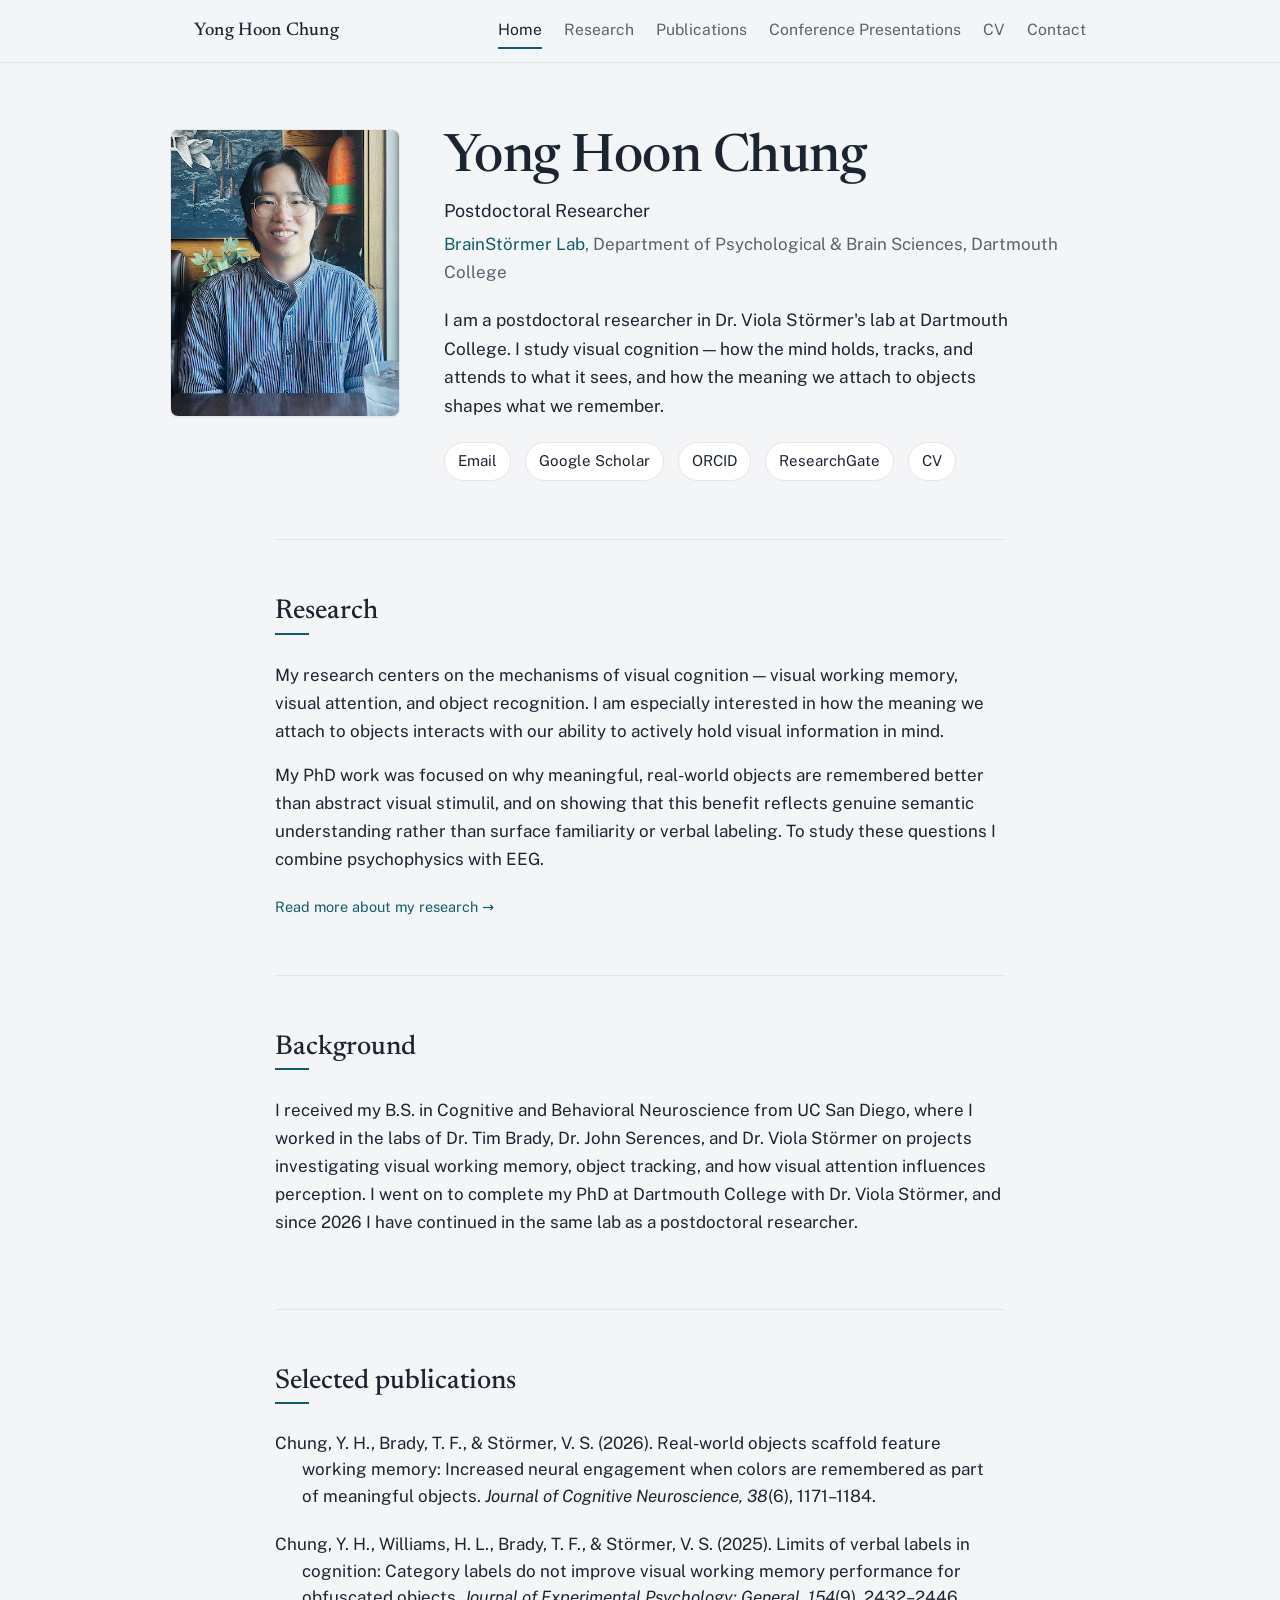
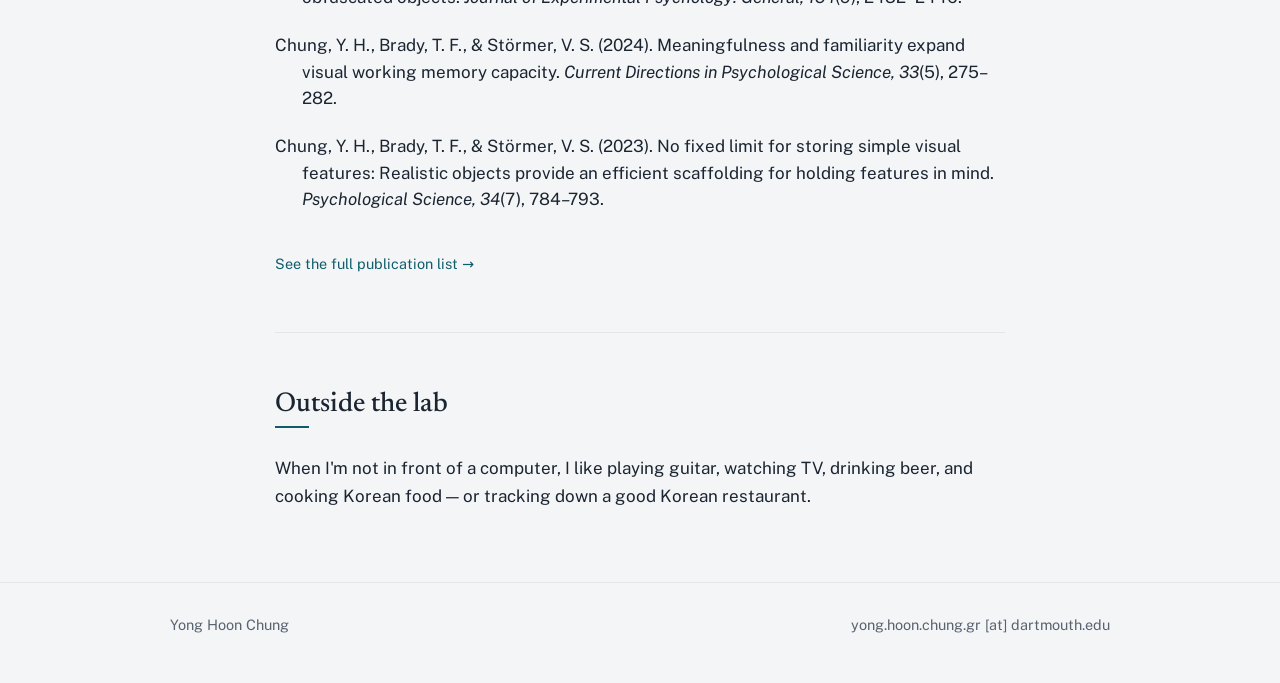
<file: index.html>
<!DOCTYPE html>
<html lang="en">
<head>
<meta charset="utf-8">
<meta name="viewport" content="width=device-width, initial-scale=1">
<title>Yong Hoon Chung</title>
<meta name="description" content="Yong Hoon Chung — cognitive neuroscientist studying visual working memory, attention, and object recognition.">
<link rel="preconnect" href="https://fonts.googleapis.com">
<link rel="preconnect" href="https://fonts.gstatic.com" crossorigin>
<link href="https://fonts.googleapis.com/css2?family=Newsreader:opsz,wght@6..72,400;6..72,500&family=Public+Sans:wght@400;600;700&display=swap" rel="stylesheet">
<link rel="stylesheet" href="style.css">
</head>
<body>

<nav class="nav">
  <div class="nav-inner">
    <a class="nav-name" href="index.html">Yong Hoon Chung</a>
    <div class="nav-links">
      <a href="index.html" class="active">Home</a>
      <a href="research.html">Research</a>
      <a href="publications.html">Publications</a>
      <a href="talks.html">Conference Presentations</a>
      <a href="cv.html">CV</a>
      <a href="contact.html">Contact</a>
    </div>
  </div>
</nav>

<main>
  <section class="hero wrap">
    <div class="hero-grid">
      <img class="headshot" src="assets/headshot2.jpg" alt="Yong Hoon Chung">
      <div>
        <h1>Yong Hoon Chung</h1>
        <p class="role">Postdoctoral Researcher</p>
        <p class="affil"><a href="https://sites.dartmouth.edu/stoermerlab/" target="_blank" rel="noopener">BrainStörmer Lab</a>, Department of Psychological &amp; Brain Sciences, Dartmouth College</p>
        <p class="lede">I am a postdoctoral researcher in Dr. Viola Störmer's lab at Dartmouth College. I study visual cognition — how the mind holds, tracks, and attends to what it sees, and how the meaning we attach to objects shapes what we remember.</p>
        <ul class="linkrow">
          <li><a href="mailto:yong.hoon.chung.gr@dartmouth.edu">Email</a></li>
          <li><a href="https://scholar.google.com/citations?user=6flhQaIAAAAJ&amp;hl=en" target="_blank" rel="noopener">Google Scholar</a></li>
          <li><a href="https://orcid.org/0009-0005-3943-7845" target="_blank" rel="noopener">ORCID</a></li>
          <li><a href="https://www.researchgate.net/profile/Yong-Hoon-Chung" target="_blank" rel="noopener">ResearchGate</a></li>
          <li><a href="cv.html">CV</a></li>
        </ul>
      </div>
    </div>
  </section>

  <section class="read">
    <h2>Research</h2>
    <hr class="section-rule">
    <p>My research centers on the mechanisms of visual cognition — visual working memory, visual attention, and object recognition. I am especially interested in how the meaning we attach to objects interacts with our ability to actively hold visual information in mind.</p>
    <p>My PhD work was focused on why meaningful, real-world objects are remembered better than abstract visual stimulil, and on showing that this benefit reflects genuine semantic understanding rather than surface familiarity or verbal labeling. To study these questions I combine psychophysics with EEG.</p>
    <p class="note"><a href="research.html">Read more about my research →</a></p>
  </section>

  <section class="read">
    <h2>Background</h2>
    <hr class="section-rule">
    <p>I received my B.S. in Cognitive and Behavioral Neuroscience from UC San Diego, where I worked in the labs of Dr. Tim Brady, Dr. John Serences, and Dr. Viola Störmer on projects investigating visual working memory, object tracking, and how visual attention influences perception. I went on to complete my PhD at Dartmouth College with Dr. Viola Störmer, and since 2026 I have continued in the same lab as a postdoctoral researcher.</p>
  </section>

  <section class="read">
    <h2>Selected publications</h2>
    <hr class="section-rule">
    <ul class="reflist nobold">
      <li><span class="me">Chung, Y. H.</span>, Brady, T. F., &amp; Störmer, V. S. (2026). Real-world objects scaffold feature working memory: Increased neural engagement when colors are remembered as part of meaningful objects. <span class="venue">Journal of Cognitive Neuroscience, 38</span>(6), 1171–1184.</li>
      <li><span class="me">Chung, Y. H.</span>, Williams, H. L., Brady, T. F., &amp; Störmer, V. S. (2025). Limits of verbal labels in cognition: Category labels do not improve visual working memory performance for obfuscated objects. <span class="venue">Journal of Experimental Psychology: General, 154</span>(9), 2432–2446.</li>
      <li><span class="me">Chung, Y. H.</span>, Brady, T. F., &amp; Störmer, V. S. (2024). Meaningfulness and familiarity expand visual working memory capacity. <span class="venue">Current Directions in Psychological Science, 33</span>(5), 275–282.</li>
      <li><span class="me">Chung, Y. H.</span>, Brady, T. F., &amp; Störmer, V. S. (2023). No fixed limit for storing simple visual features: Realistic objects provide an efficient scaffolding for holding features in mind. <span class="venue">Psychological Science, 34</span>(7), 784–793.</li>
    </ul>
    <p class="note"><a href="publications.html">See the full publication list →</a></p>
  </section>

  <section class="read">
    <h2>Outside the lab</h2>
    <hr class="section-rule">
    <p>When I'm not in front of a computer, I like playing guitar, watching TV, drinking beer, and cooking Korean food — or tracking down a good Korean restaurant.</p>
  </section>
</main>

<footer class="foot">
  <div class="wrap">
    <span>Yong Hoon Chung</span>
    <span>yong.hoon.chung.gr [at] dartmouth.edu</span>
  </div>
</footer>

</body>
</html>
</file>
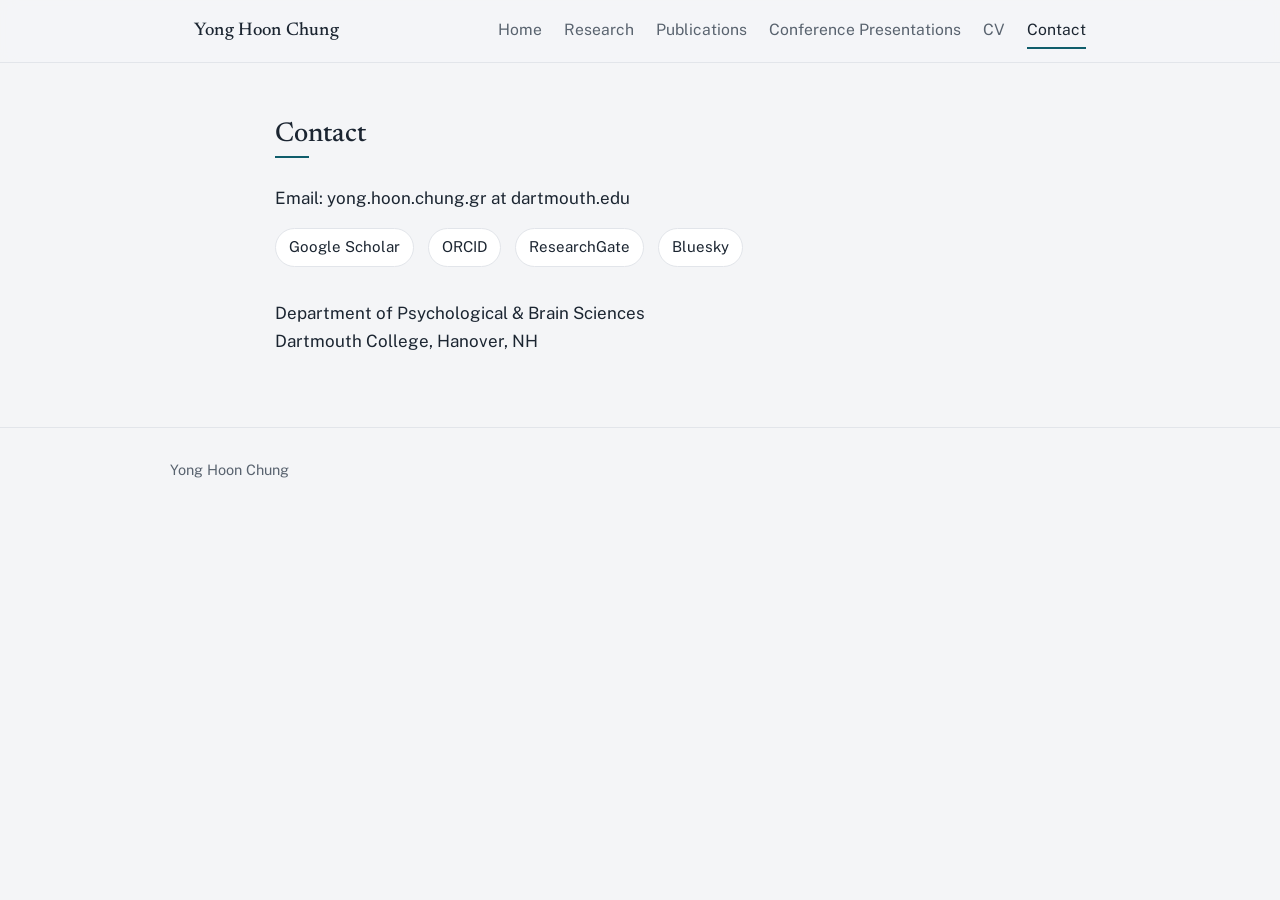
<file: contact.html>
<!DOCTYPE html>
<html lang="en">
<head>
<meta charset="utf-8">
<meta name="viewport" content="width=device-width, initial-scale=1">
<title>Contact — Yong Hoon Chung</title>
<meta name="description" content="Contact and profiles for Yong Hoon Chung.">
<link rel="preconnect" href="https://fonts.googleapis.com">
<link rel="preconnect" href="https://fonts.gstatic.com" crossorigin>
<link href="https://fonts.googleapis.com/css2?family=Newsreader:opsz,wght@6..72,400;6..72,500&family=Public+Sans:wght@400;600;700&display=swap" rel="stylesheet">
<link rel="stylesheet" href="style.css">
</head>
<body>

<nav class="nav">
  <div class="nav-inner">
    <a class="nav-name" href="index.html">Yong Hoon Chung</a>
    <div class="nav-links">
      <a href="index.html">Home</a>
      <a href="research.html">Research</a>
      <a href="publications.html">Publications</a>
      <a href="talks.html">Conference Presentations</a>
      <a href="cv.html">CV</a>
      <a href="contact.html" class="active">Contact</a>
    </div>
  </div>
</nav>

<main>
  <section class="read">
    <h2>Contact</h2>
    <hr class="section-rule">
      <p>Email: yong.hoon.chung.gr at dartmouth.edu</p>

    <ul class="linkrow" style="margin-top:10px;">
      <li><a href="https://scholar.google.com/citations?user=6flhQaIAAAAJ&amp;hl=en" target="_blank" rel="noopener">Google Scholar</a></li>
      <li><a href="https://orcid.org/0009-0005-3943-7845" target="_blank" rel="noopener">ORCID</a></li>
      <li><a href="https://www.researchgate.net/profile/Yong-Hoon-Chung" target="_blank" rel="noopener">ResearchGate</a></li>
      <li><a href="https://bsky.app/profile/yonghoonchung.bsky.social" target="_blank" rel="noopener">Bluesky</a></li>
    </ul>

    <p style="margin-top:32px;">Department of Psychological &amp; Brain Sciences<br>
      Dartmouth College, Hanover, NH</p>
  </section>
</main>

<footer class="foot">
  <div class="wrap">
    <span>Yong Hoon Chung</span>
  </div>
</footer>

</body>
</html>
</file>
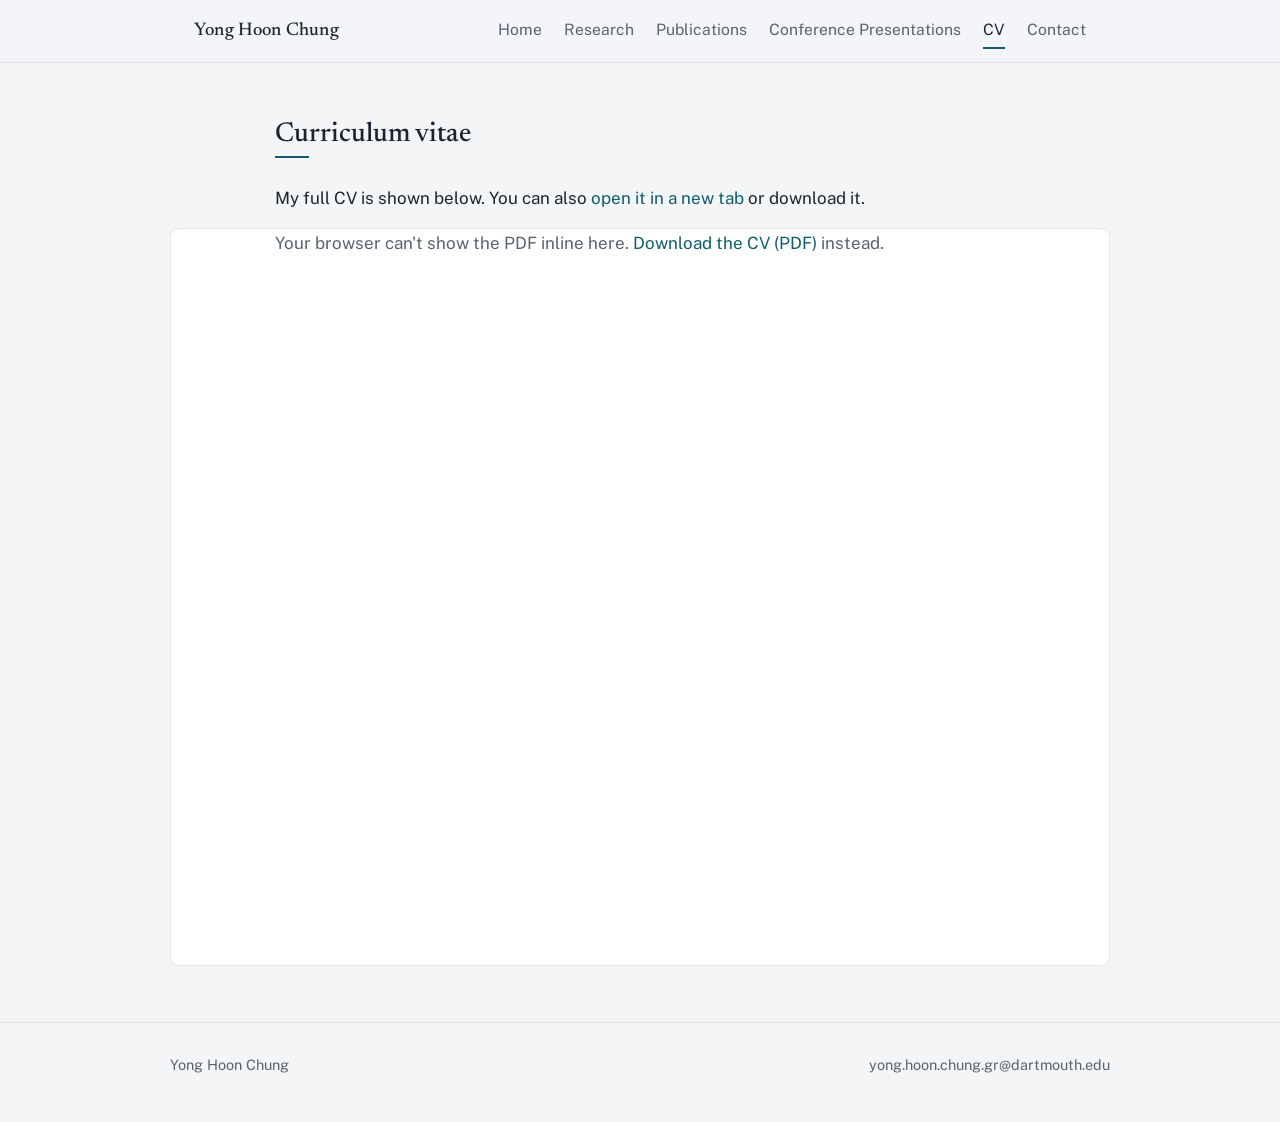
<file: cv.html>
<!DOCTYPE html>
<html lang="en">
<head>
<meta charset="utf-8">
<meta name="viewport" content="width=device-width, initial-scale=1">
<title>CV — Yong Hoon Chung</title>
<meta name="description" content="Curriculum vitae of Yong Hoon Chung.">
<link rel="preconnect" href="https://fonts.googleapis.com">
<link rel="preconnect" href="https://fonts.gstatic.com" crossorigin>
<link href="https://fonts.googleapis.com/css2?family=Newsreader:opsz,wght@6..72,400;6..72,500&family=Public+Sans:wght@400;600;700&display=swap" rel="stylesheet">
<link rel="stylesheet" href="style.css">
</head>
<body>

<nav class="nav">
  <div class="nav-inner">
    <a class="nav-name" href="index.html">Yong Hoon Chung</a>
    <div class="nav-links">
      <a href="index.html">Home</a>
      <a href="research.html">Research</a>
      <a href="publications.html">Publications</a>
      <a href="talks.html">Conference Presentations</a>
      <a href="cv.html" class="active">CV</a>
      <a href="contact.html">Contact</a>
    </div>
  </div>
</nav>

<main>
  <section class="wrap">
    <div class="read">
      <h2>Curriculum vitae</h2>
      <hr class="section-rule">
      <p>My full CV is shown below. You can also <a href="CV_Chung.pdf" target="_blank" rel="noopener">open it in a new tab</a> or download it.</p>
    </div>
    <object class="pdf-frame" data="CV_Chung.pdf" type="application/pdf">
      <div class="read">
        <p class="muted">Your browser can't show the PDF inline here. <a href="CV_Chung.pdf">Download the CV (PDF)</a> instead.</p>
      </div>
    </object>
  </section>
</main>

<footer class="foot">
  <div class="wrap">
    <span>Yong Hoon Chung</span>
    <span><a href="mailto:yong.hoon.chung.gr@dartmouth.edu">yong.hoon.chung.gr@dartmouth.edu</a></span>
  </div>
</footer>

</body>
</html>
</file>
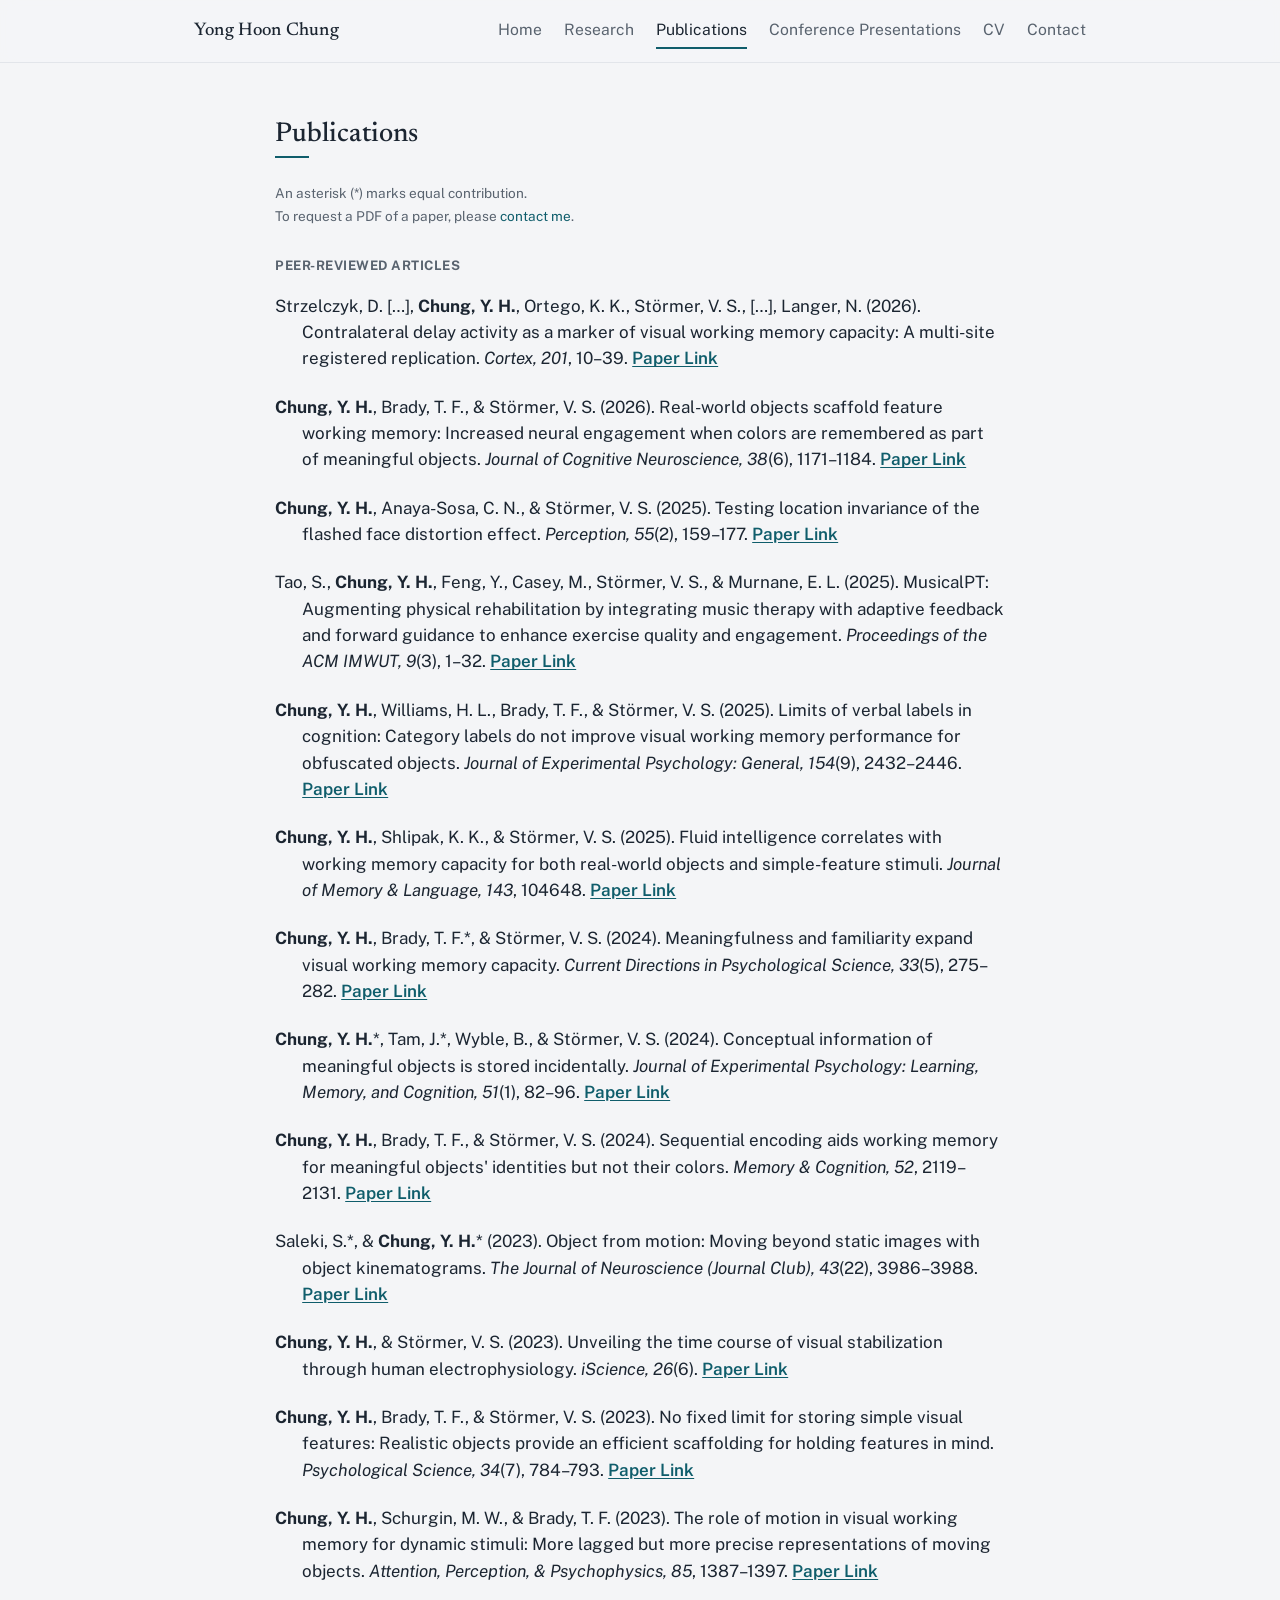
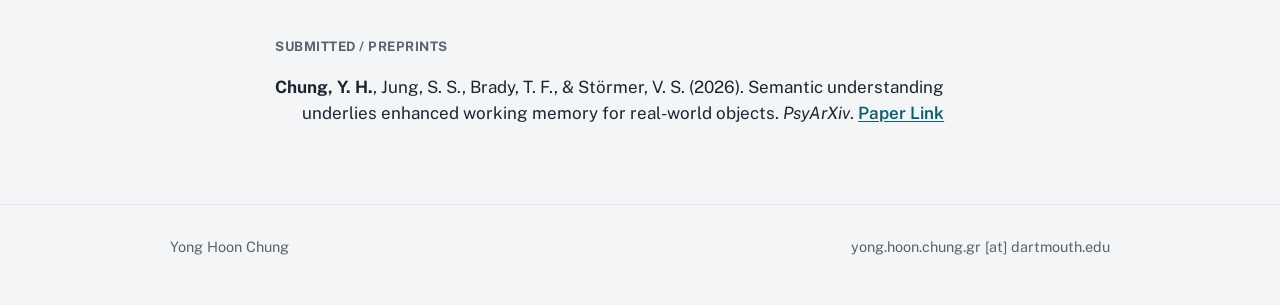
<file: publications.html>
<!DOCTYPE html>
<html lang="en">
<head>
<meta charset="utf-8">
<meta name="viewport" content="width=device-width, initial-scale=1">
<title>Publications — Yong Hoon Chung</title>
<meta name="description" content="Peer-reviewed publications, preprints, and manuscripts by Yong Hoon Chung.">
<link rel="preconnect" href="https://fonts.googleapis.com">
<link rel="preconnect" href="https://fonts.gstatic.com" crossorigin>
<link href="https://fonts.googleapis.com/css2?family=Newsreader:opsz,wght@6..72,400;6..72,500&family=Public+Sans:wght@400;600;700&display=swap" rel="stylesheet">
<link rel="stylesheet" href="style.css">
</head>
<body>

<nav class="nav">
  <div class="nav-inner">
    <a class="nav-name" href="index.html">Yong Hoon Chung</a>
    <div class="nav-links">
      <a href="index.html">Home</a>
      <a href="research.html">Research</a>
      <a href="publications.html" class="active">Publications</a>
      <a href="talks.html">Conference Presentations</a>
      <a href="cv.html">CV</a>
      <a href="contact.html">Contact</a>
    </div>
  </div>
</nav>

<main>
  <section class="read">
    <h2>Publications</h2>
    <hr class="section-rule">
    <div class="pub-meta">
      <p class="muted">An asterisk (*) marks equal contribution.</p>
      <p class="muted">To request a PDF of a paper, please <a href="contact.html">contact me</a>.</p>
    </div>

    <p class="subhead">Peer-reviewed articles</p>
    <ul class="reflist">
      <li>Strzelczyk, D. […], <span class="me">Chung, Y. H.</span>, Ortego, K. K., Störmer, V. S., […], Langer, N. (2026). Contralateral delay activity as a marker of visual working memory capacity: A multi-site registered replication. <span class="venue">Cortex, 201</span>, 10–39. <a class="reslink" href="https://www.sciencedirect.com/science/article/pii/S0010945226001139" target="_blank" rel="noopener">Paper Link</a></li>

      <li><span class="me">Chung, Y. H.</span>, Brady, T. F., &amp; Störmer, V. S. (2026). Real-world objects scaffold feature working memory: Increased neural engagement when colors are remembered as part of meaningful objects. <span class="venue">Journal of Cognitive Neuroscience, 38</span>(6), 1171–1184. <a class="reslink" href="https://direct.mit.edu/jocn/article/38/6/1171/134802/Real-world-Objects-Scaffold-Visual-Working-Memory" target="_blank" rel="noopener">Paper Link</a></li>

      <li><span class="me">Chung, Y. H.</span>, Anaya-Sosa, C. N., &amp; Störmer, V. S. (2025). Testing location invariance of the flashed face distortion effect. <span class="venue">Perception, 55</span>(2), 159–177. <a class="reslink" href="https://journals.sagepub.com/doi/full/10.1177/03010066251379949" target="_blank" rel="noopener">Paper Link</a></li>

      <li>Tao, S., <span class="me">Chung, Y. H.</span>, Feng, Y., Casey, M., Störmer, V. S., &amp; Murnane, E. L. (2025). MusicalPT: Augmenting physical rehabilitation by integrating music therapy with adaptive feedback and forward guidance to enhance exercise quality and engagement. <span class="venue">Proceedings of the ACM IMWUT, 9</span>(3), 1–32. <a class="reslink" href="https://dl.acm.org/doi/abs/10.1145/3749461" target="_blank" rel="noopener">Paper Link</a></li>

      <li><span class="me">Chung, Y. H.</span>, Williams, H. L., Brady, T. F., &amp; Störmer, V. S. (2025). Limits of verbal labels in cognition: Category labels do not improve visual working memory performance for obfuscated objects. <span class="venue">Journal of Experimental Psychology: General, 154</span>(9), 2432–2446. <a class="reslink" href="https://psycnet.apa.org/record/2026-34912-001" target="_blank" rel="noopener">Paper Link</a></li>

      <li><span class="me">Chung, Y. H.</span>, Shlipak, K. K., &amp; Störmer, V. S. (2025). Fluid intelligence correlates with working memory capacity for both real-world objects and simple-feature stimuli. <span class="venue">Journal of Memory &amp; Language, 143</span>, 104648. <a class="reslink" href="https://www.sciencedirect.com/science/article/pii/S0749596X25000415" target="_blank" rel="noopener">Paper Link</a></li>

      <li><span class="me">Chung, Y. H.</span>, Brady, T. F.*, &amp; Störmer, V. S. (2024). Meaningfulness and familiarity expand visual working memory capacity. <span class="venue">Current Directions in Psychological Science, 33</span>(5), 275–282. <a class="reslink" href="https://journals.sagepub.com/doi/full/10.1177/09637214241262334" target="_blank" rel="noopener">Paper Link</a></li>

      <li><span class="me">Chung, Y. H.</span>*, Tam, J.*, Wyble, B., &amp; Störmer, V. S. (2024). Conceptual information of meaningful objects is stored incidentally. <span class="venue">Journal of Experimental Psychology: Learning, Memory, and Cognition, 51</span>(1), 82–96. <a class="reslink" href="https://psycnet.apa.org/record/2024-71451-001" target="_blank" rel="noopener">Paper Link</a></li>

      <li><span class="me">Chung, Y. H.</span>, Brady, T. F., &amp; Störmer, V. S. (2024). Sequential encoding aids working memory for meaningful objects' identities but not their colors. <span class="venue">Memory &amp; Cognition, 52</span>, 2119–2131. <a class="reslink" href="https://link.springer.com/article/10.3758/s13421-023-01486-4" target="_blank" rel="noopener">Paper Link</a></li>

      <li>Saleki, S.*, &amp; <span class="me">Chung, Y. H.</span>* (2023). Object from motion: Moving beyond static images with object kinematograms. <span class="venue">The Journal of Neuroscience (Journal Club), 43</span>(22), 3986–3988. <a class="reslink" href="https://www.jneurosci.org/content/43/22/3986" target="_blank" rel="noopener">Paper Link</a></li>

      <li><span class="me">Chung, Y. H.</span>, &amp; Störmer, V. S. (2023). Unveiling the time course of visual stabilization through human electrophysiology. <span class="venue">iScience, 26</span>(6). <a class="reslink" href="https://www.cell.com/iscience/fulltext/S2589-0042(23)00877-5" target="_blank" rel="noopener">Paper Link</a></li>

      <li><span class="me">Chung, Y. H.</span>, Brady, T. F., &amp; Störmer, V. S. (2023). No fixed limit for storing simple visual features: Realistic objects provide an efficient scaffolding for holding features in mind. <span class="venue">Psychological Science, 34</span>(7), 784–793. <a class="reslink" href="https://journals.sagepub.com/doi/full/10.1177/09567976231171339" target="_blank" rel="noopener">Paper Link</a></li>

      <li><span class="me">Chung, Y. H.</span>, Schurgin, M. W., &amp; Brady, T. F. (2023). The role of motion in visual working memory for dynamic stimuli: More lagged but more precise representations of moving objects. <span class="venue">Attention, Perception, &amp; Psychophysics, 85</span>, 1387–1397. <a class="reslink" href="https://link.springer.com/article/10.3758/s13414-022-02635-8" target="_blank" rel="noopener">Paper Link</a></li>
    </ul>

    <p class="subhead">Submitted / Preprints</p>
    <ul class="reflist">
      <li><span class="me">Chung, Y. H.</span>, Jung, S. S., Brady, T. F., &amp; Störmer, V. S. (2026). Semantic understanding underlies enhanced working memory for real-world objects. <span class="venue">PsyArXiv</span>. <a class="reslink" href="https://osf.io/preprints/psyarxiv/45qjn_v1" target="_blank" rel="noopener">Paper Link</a></li>
    </ul>
  </section>
</main>

<footer class="foot">
  <div class="wrap">
    <span>Yong Hoon Chung</span>
    <span>yong.hoon.chung.gr [at] dartmouth.edu</span>
  </div>
</footer>

</body>
</html>
</file>
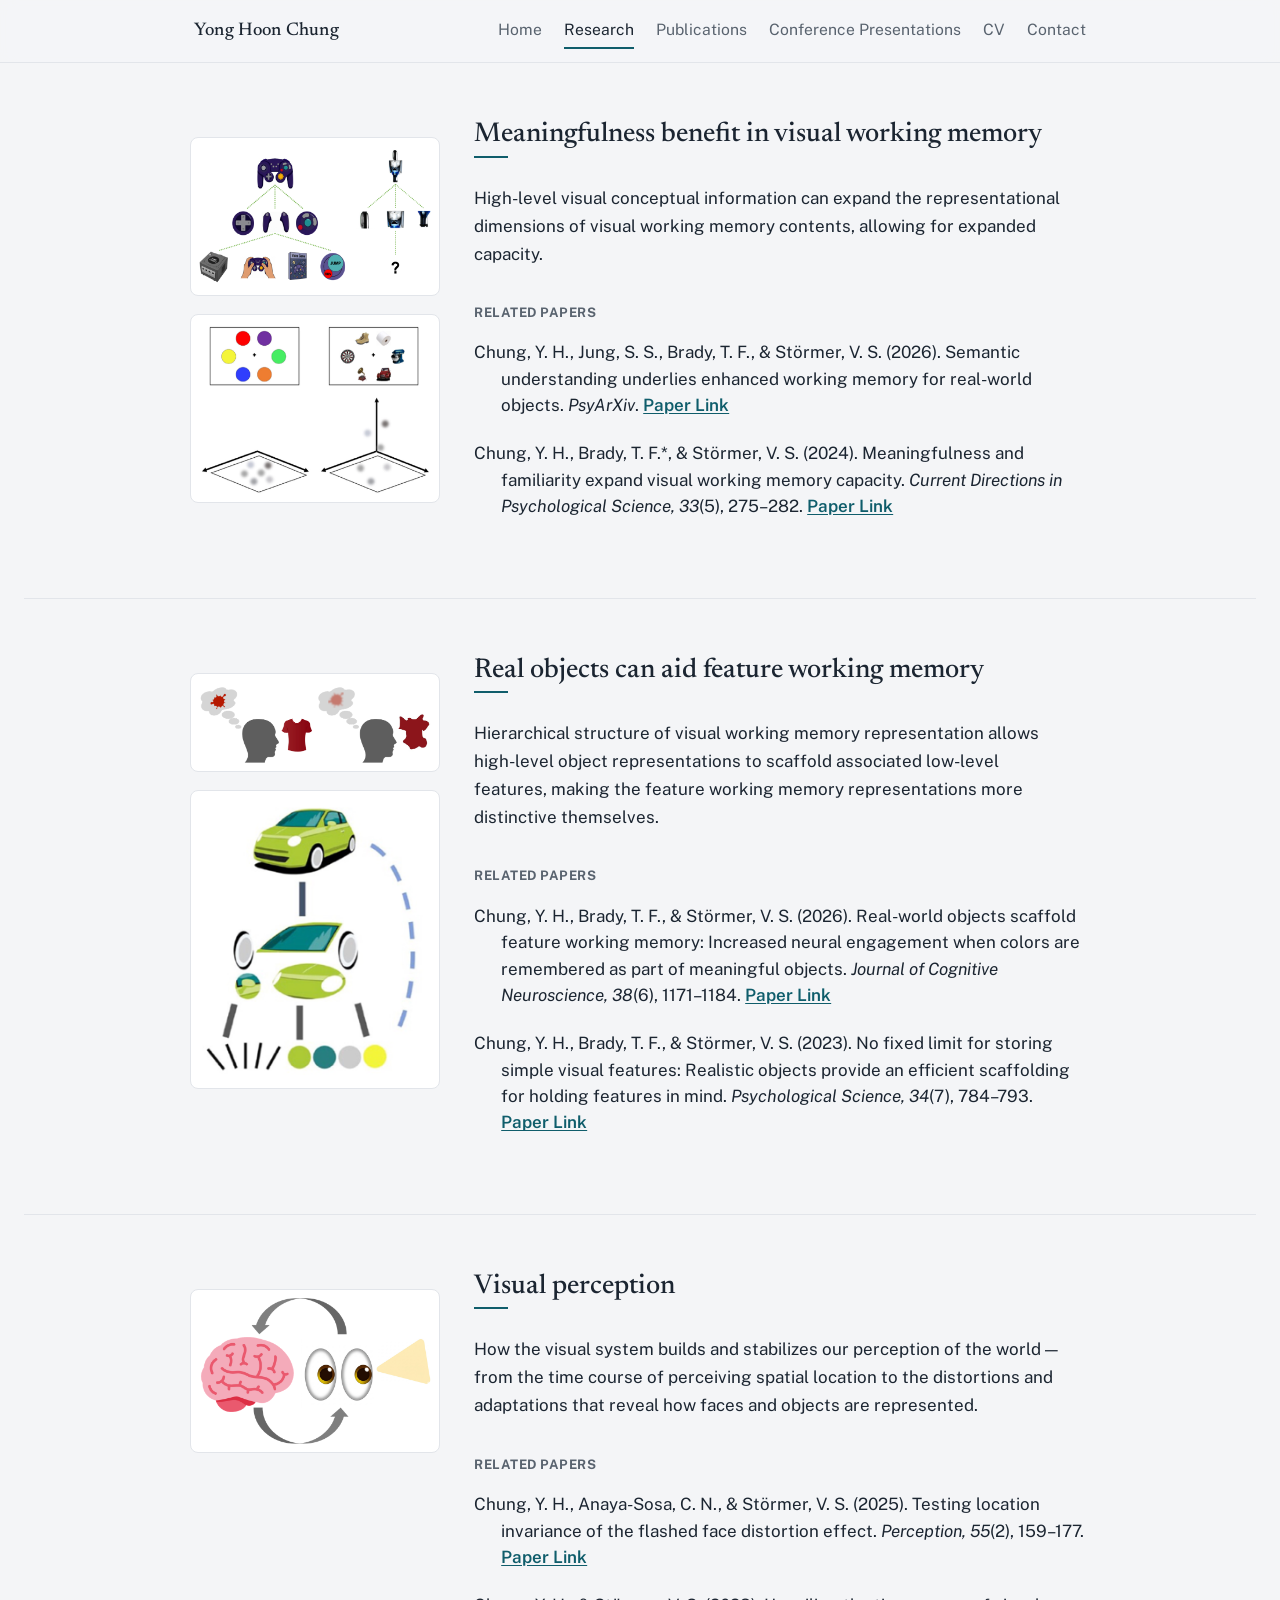
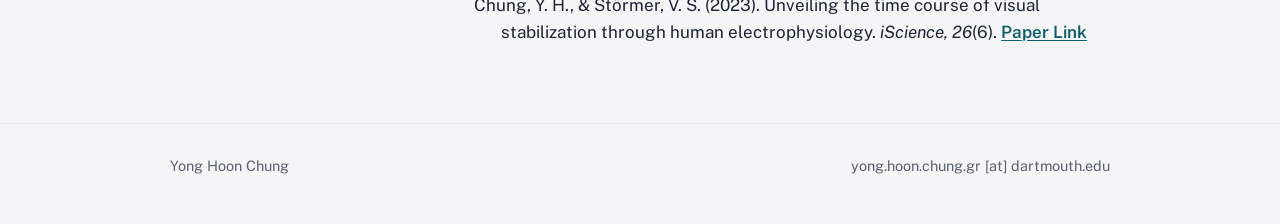
<file: research.html>
<!DOCTYPE html>
<html lang="en">
<head>
<meta charset="utf-8">
<meta name="viewport" content="width=device-width, initial-scale=1">
<title>Research — Yong Hoon Chung</title>
<meta name="description" content="Research themes of Yong Hoon Chung: visual working memory, its hierarchical structure, and visual perception.">
<link rel="preconnect" href="https://fonts.googleapis.com">
<link rel="preconnect" href="https://fonts.gstatic.com" crossorigin>
<link href="https://fonts.googleapis.com/css2?family=Newsreader:opsz,wght@6..72,400;6..72,500&family=Public+Sans:wght@400;600;700&display=swap" rel="stylesheet">
<link rel="stylesheet" href="style.css">
</head>
<body>

<nav class="nav">
  <div class="nav-inner">
    <a class="nav-name" href="index.html">Yong Hoon Chung</a>
    <div class="nav-links">
      <a href="index.html">Home</a>
      <a href="research.html" class="active">Research</a>
      <a href="publications.html">Publications</a>
      <a href="talks.html">Conference Presentations</a>
      <a href="cv.html">CV</a>
      <a href="contact.html">Contact</a>
    </div>
  </div>
</nav>

<main>

  <!-- ===================== TOPIC 1 ===================== -->
  <section>
    <div class="topic-grid">
      <div class="topic-figure">
        <img class="topic-img" src="assets/research1.png" alt="A game controller broken down into its parts, illustrating how a meaningful object is represented, next to an unfamiliar device">
        <img class="topic-img" src="assets/research1b.png" alt="Simple color stimuli versus real-world objects, and how each occupies the representational space of visual working memory">
      </div>
      <div class="topic-body">
        <h2>Meaningfulness benefit in visual working memory</h2>
        <hr class="section-rule">
        <p class="topic-lead">High-level visual conceptual information can expand the representational dimensions of visual working memory contents, allowing for expanded capacity.</p>
        <p class="subhead">Related papers</p>
        <ul class="reflist nobold">
          <li><span class="me">Chung, Y. H.</span>, Jung, S. S., Brady, T. F., &amp; Störmer, V. S. (2026). Semantic understanding underlies enhanced working memory for real-world objects. <span class="venue">PsyArXiv</span>. <a class="reslink" href="https://osf.io/preprints/psyarxiv/45qjn_v1" target="_blank" rel="noopener">Paper Link</a></li>

          <li><span class="me">Chung, Y. H.</span>, Brady, T. F.*, &amp; Störmer, V. S. (2024). Meaningfulness and familiarity expand visual working memory capacity. <span class="venue">Current Directions in Psychological Science, 33</span>(5), 275–282. <a class="reslink" href="https://journals.sagepub.com/doi/full/10.1177/09637214241262334" target="_blank" rel="noopener">Paper Link</a></li>
        </ul>
      </div>
    </div>
  </section>

  <!-- ===================== TOPIC 2 ===================== -->
  <section>
    <div class="topic-grid">
      <div class="topic-figure">
        <img class="topic-img" src="assets/research2.png" alt="Two people recalling the color of a red shirt: a precise memory when tied to a meaningful object, a blurry one when not">
        <img class="topic-img" src="assets/research2b.png" alt="A car decomposed into its parts and features, illustrating the hierarchical structure of an object representation">
      </div>
      <div class="topic-body">
        <h2>Real objects can aid feature working memory</h2>
        <hr class="section-rule">
        <p class="topic-lead">Hierarchical structure of visual working memory representation allows high-level object representations to scaffold associated low-level features, making the feature working memory representations more distinctive themselves.</p>
        <p class="subhead">Related papers</p>
        <ul class="reflist nobold">
          <li><span class="me">Chung, Y. H.</span>, Brady, T. F., &amp; Störmer, V. S. (2026). Real-world objects scaffold feature working memory: Increased neural engagement when colors are remembered as part of meaningful objects. <span class="venue">Journal of Cognitive Neuroscience, 38</span>(6), 1171–1184. <a class="reslink" href="https://direct.mit.edu/jocn/article/38/6/1171/134802/Real-world-Objects-Scaffold-Visual-Working-Memory" target="_blank" rel="noopener">Paper Link</a></li>

          <li><span class="me">Chung, Y. H.</span>, Brady, T. F., &amp; Störmer, V. S. (2023). No fixed limit for storing simple visual features: Realistic objects provide an efficient scaffolding for holding features in mind. <span class="venue">Psychological Science, 34</span>(7), 784–793. <a class="reslink" href="https://journals.sagepub.com/doi/full/10.1177/09567976231171339" target="_blank" rel="noopener">Paper Link</a></li>
        </ul>
      </div>
    </div>
  </section>

  <!-- ===================== TOPIC 3 ===================== -->
  <section>
    <div class="topic-grid">
      <div class="topic-figure">
        <img class="topic-img" src="assets/research3.png" alt="A cycle between the brain and the eyes, illustrating visual perception">
      </div>
      <div class="topic-body">
        <h2>Visual perception</h2>
        <hr class="section-rule">
        <p class="topic-lead">How the visual system builds and stabilizes our perception of the world — from the time course of perceiving spatial location to the distortions and adaptations that reveal how faces and objects are represented.</p>
        <p class="subhead">Related papers</p>
        <ul class="reflist nobold">
          <li><span class="me">Chung, Y. H.</span>, Anaya-Sosa, C. N., &amp; Störmer, V. S. (2025). Testing location invariance of the flashed face distortion effect. <span class="venue">Perception, 55</span>(2), 159–177. <a class="reslink" href="https://journals.sagepub.com/doi/full/10.1177/03010066251379949" target="_blank" rel="noopener">Paper Link</a></li>

          <li><span class="me">Chung, Y. H.</span>, &amp; Störmer, V. S. (2023). Unveiling the time course of visual stabilization through human electrophysiology. <span class="venue">iScience, 26</span>(6). <a class="reslink" href="https://www.cell.com/iscience/fulltext/S2589-0042(23)00877-5" target="_blank" rel="noopener">Paper Link</a></li>
        </ul>
      </div>
    </div>
  </section>

</main>

<footer class="foot">
  <div class="wrap">
    <span>Yong Hoon Chung</span>
    <span>yong.hoon.chung.gr [at] dartmouth.edu</span>
  </div>
</footer>

</body>
</html>
</file>
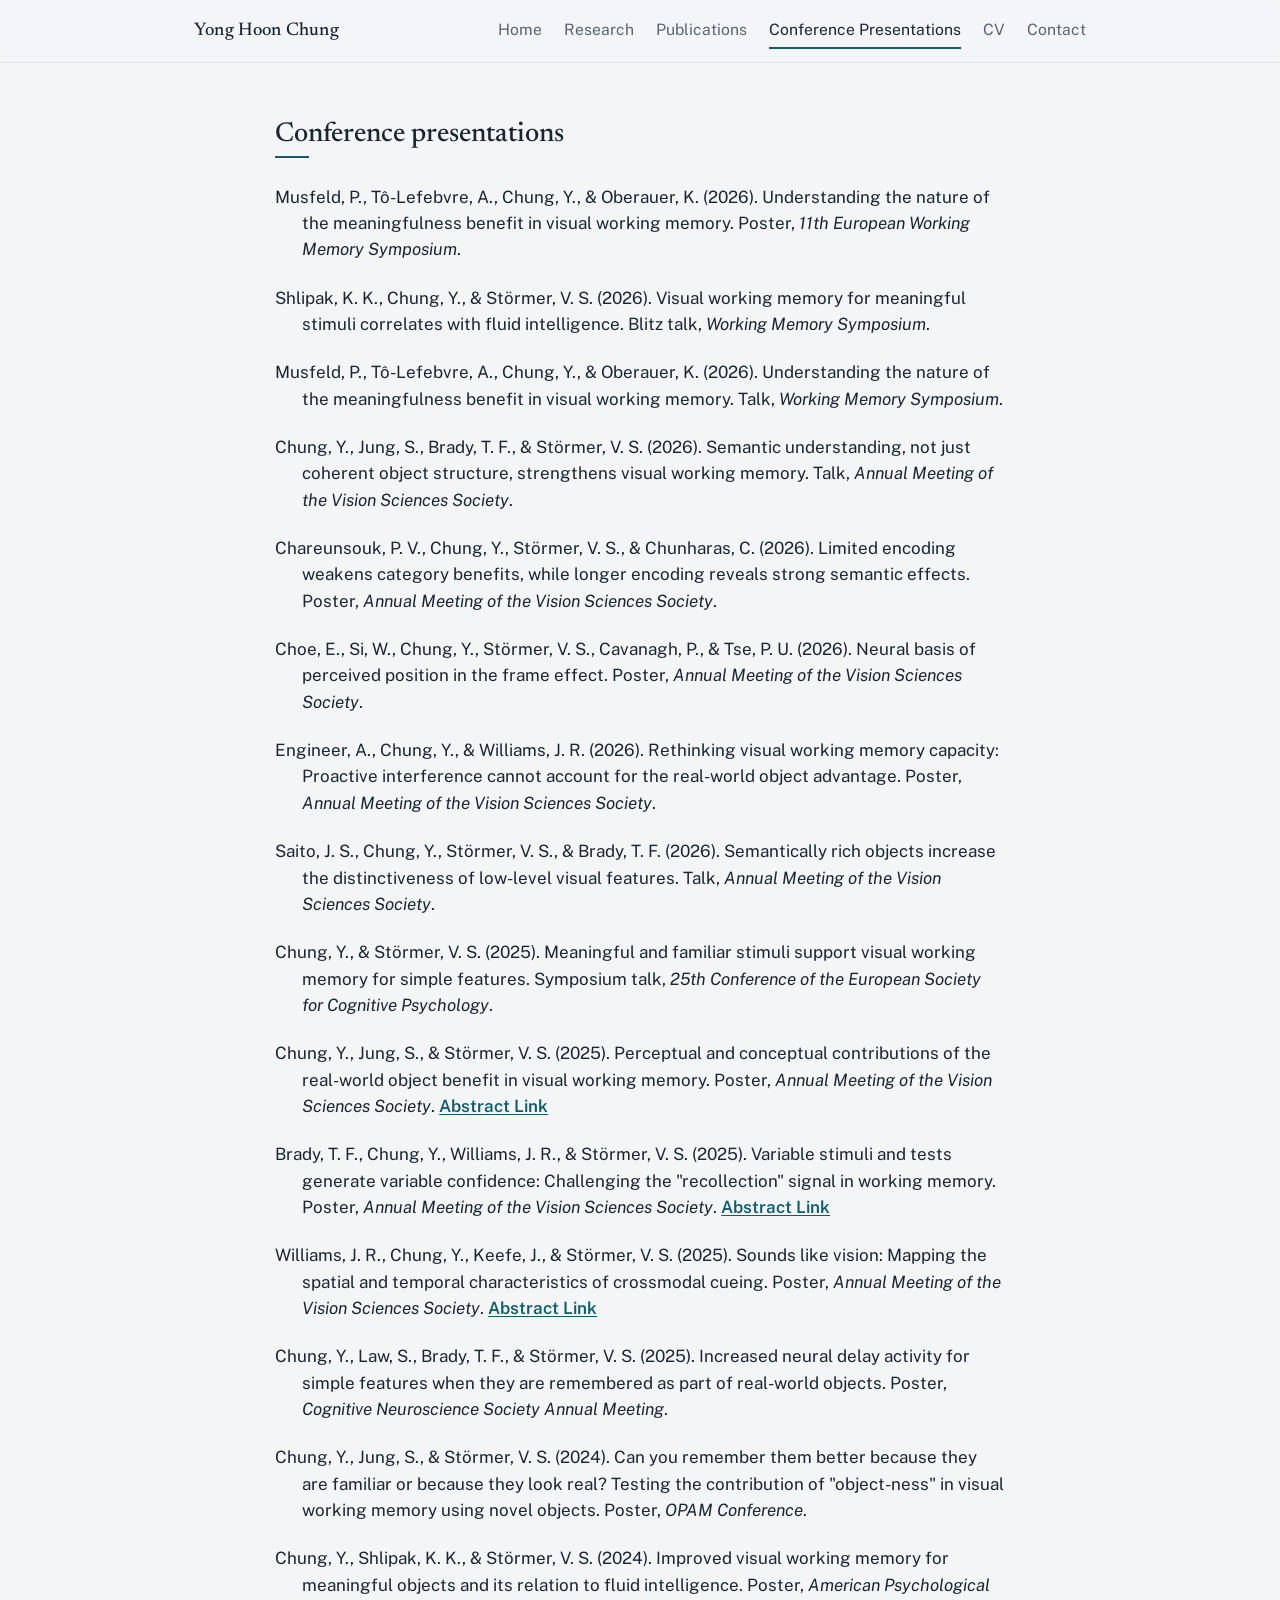
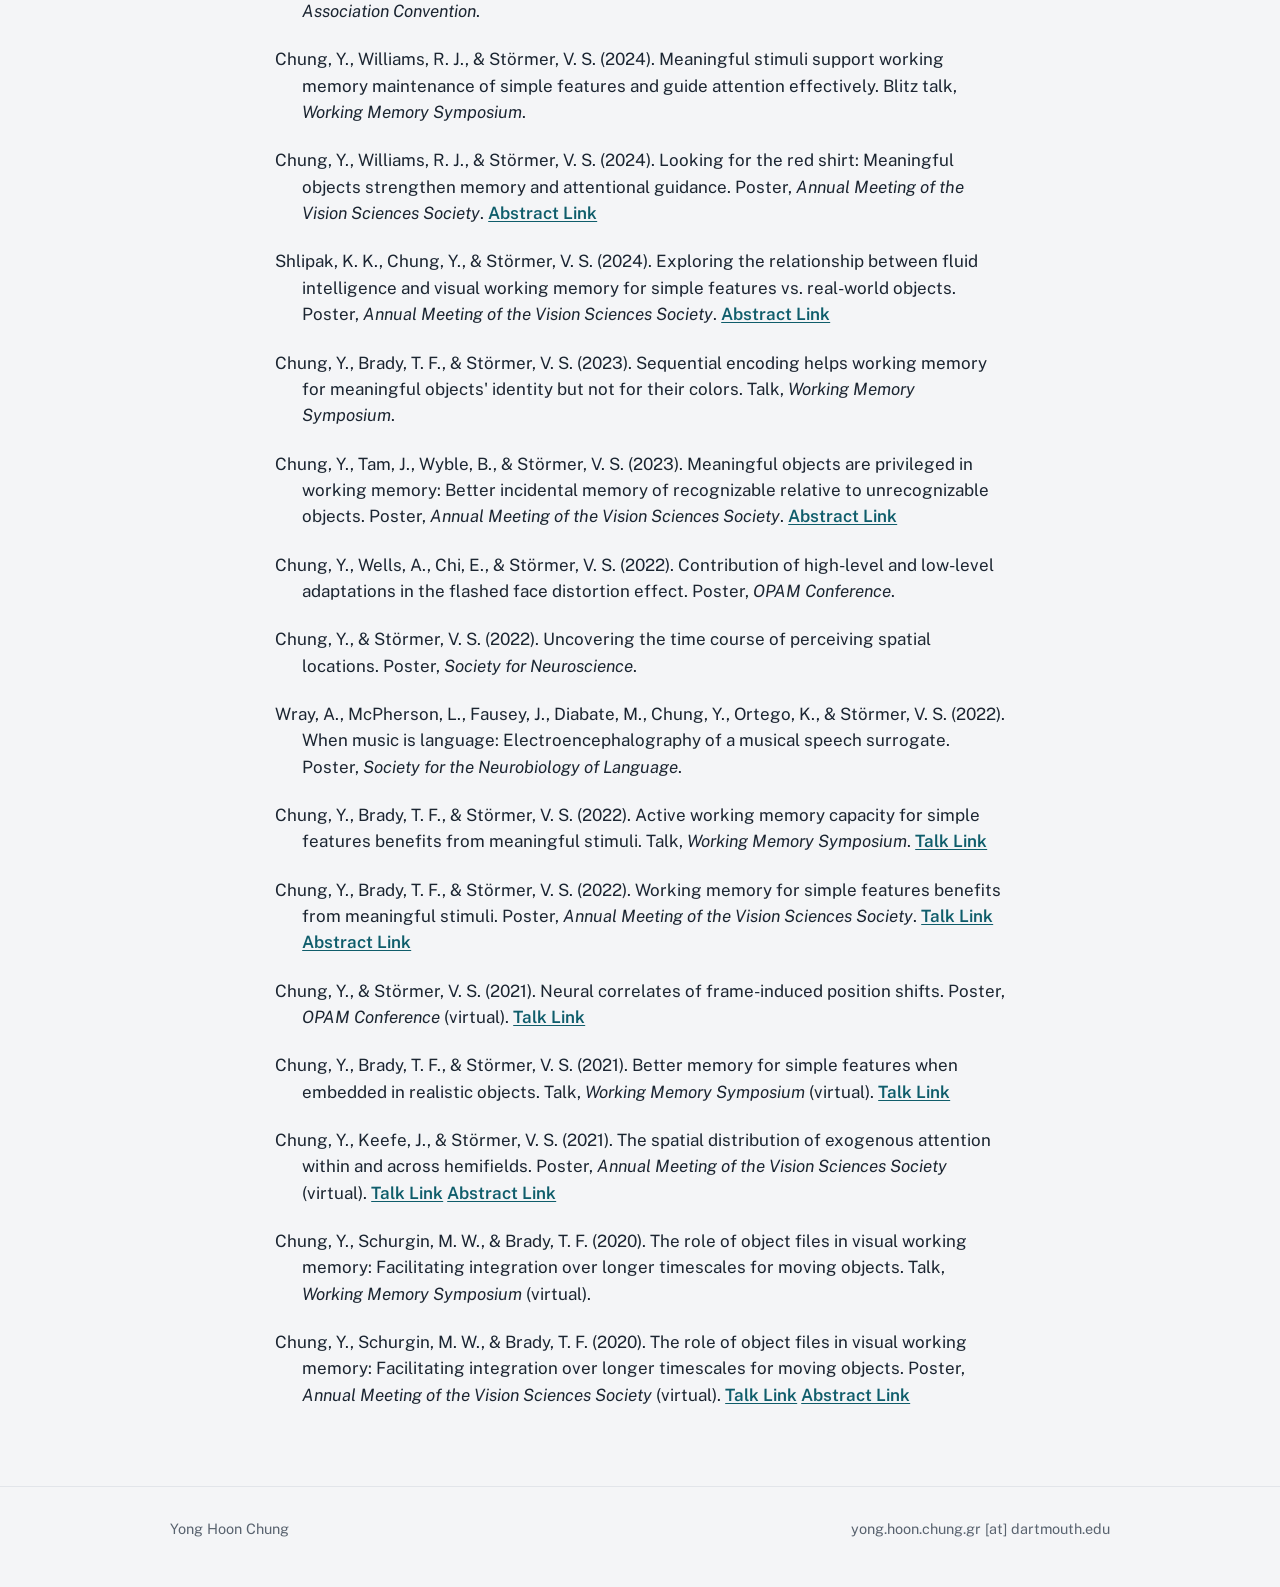
<file: talks.html>
<!DOCTYPE html>
<html lang="en">
<head>
<meta charset="utf-8">
<meta name="viewport" content="width=device-width, initial-scale=1">
<title>Conference Presentations — Yong Hoon Chung</title>
<meta name="description" content="Conference presentations by Yong Hoon Chung.">
<link rel="preconnect" href="https://fonts.googleapis.com">
<link rel="preconnect" href="https://fonts.gstatic.com" crossorigin>
<link href="https://fonts.googleapis.com/css2?family=Newsreader:opsz,wght@6..72,400;6..72,500&family=Public+Sans:wght@400;600;700&display=swap" rel="stylesheet">
<link rel="stylesheet" href="style.css">
</head>
<body>

<nav class="nav">
  <div class="nav-inner">
    <a class="nav-name" href="index.html">Yong Hoon Chung</a>
    <div class="nav-links">
      <a href="index.html">Home</a>
      <a href="research.html">Research</a>
      <a href="publications.html">Publications</a>
      <a href="talks.html" class="active">Conference Presentations</a>
      <a href="cv.html">CV</a>
      <a href="contact.html">Contact</a>
    </div>
  </div>
</nav>

<main>
  <section class="read">
    <h2>Conference presentations</h2>
    <hr class="section-rule">
    <ul class="reflist">
      <li>Musfeld, P., Tô-Lefebvre, A., Chung, Y., &amp; Oberauer, K. (2026). Understanding the nature of the meaningfulness benefit in visual working memory. Poster, <span class="venue">11th European Working Memory Symposium</span>.</li>
      <li>Shlipak, K. K., Chung, Y., &amp; Störmer, V. S. (2026). Visual working memory for meaningful stimuli correlates with fluid intelligence. Blitz talk, <span class="venue">Working Memory Symposium</span>.</li>
      <li>Musfeld, P., Tô-Lefebvre, A., Chung, Y., &amp; Oberauer, K. (2026). Understanding the nature of the meaningfulness benefit in visual working memory. Talk, <span class="venue">Working Memory Symposium</span>.</li>
      <li>Chung, Y., Jung, S., Brady, T. F., &amp; Störmer, V. S. (2026). Semantic understanding, not just coherent object structure, strengthens visual working memory. Talk, <span class="venue">Annual Meeting of the Vision Sciences Society</span>.</li>
      <li>Chareunsouk, P. V., Chung, Y., Störmer, V. S., &amp; Chunharas, C. (2026). Limited encoding weakens category benefits, while longer encoding reveals strong semantic effects. Poster, <span class="venue">Annual Meeting of the Vision Sciences Society</span>.</li>
      <li>Choe, E., Si, W., Chung, Y., Störmer, V. S., Cavanagh, P., &amp; Tse, P. U. (2026). Neural basis of perceived position in the frame effect. Poster, <span class="venue">Annual Meeting of the Vision Sciences Society</span>.</li>
      <li>Engineer, A., Chung, Y., &amp; Williams, J. R. (2026). Rethinking visual working memory capacity: Proactive interference cannot account for the real-world object advantage. Poster, <span class="venue">Annual Meeting of the Vision Sciences Society</span>.</li>
      <li>Saito, J. S., Chung, Y., Störmer, V. S., &amp; Brady, T. F. (2026). Semantically rich objects increase the distinctiveness of low-level visual features. Talk, <span class="venue">Annual Meeting of the Vision Sciences Society</span>.</li>
      <li>Chung, Y., &amp; Störmer, V. S. (2025). Meaningful and familiar stimuli support visual working memory for simple features. Symposium talk, <span class="venue">25th Conference of the European Society for Cognitive Psychology</span>.</li>
      <li>Chung, Y., Jung, S., &amp; Störmer, V. S. (2025). Perceptual and conceptual contributions of the real-world object benefit in visual working memory. Poster, <span class="venue">Annual Meeting of the Vision Sciences Society</span>. <a class="reslink" href="https://jov.arvojournals.org/article.aspx?articleid=2809949&amp;resultClick=1" target="_blank" rel="noopener">Abstract Link</a></li>
      <li>Brady, T. F., Chung, Y., Williams, J. R., &amp; Störmer, V. S. (2025). Variable stimuli and tests generate variable confidence: Challenging the "recollection" signal in working memory. Poster, <span class="venue">Annual Meeting of the Vision Sciences Society</span>. <a class="reslink" href="https://jov.arvojournals.org/article.aspx?articleid=2809453&amp;resultClick=1" target="_blank" rel="noopener">Abstract Link</a></li>
      <li>Williams, J. R., Chung, Y., Keefe, J., &amp; Störmer, V. S. (2025). Sounds like vision: Mapping the spatial and temporal characteristics of crossmodal cueing. Poster, <span class="venue">Annual Meeting of the Vision Sciences Society</span>. <a class="reslink" href="https://jov.arvojournals.org/article.aspx?articleid=2809478&amp;resultClick=1" target="_blank" rel="noopener">Abstract Link</a></li>
      <li>Chung, Y., Law, S., Brady, T. F., &amp; Störmer, V. S. (2025). Increased neural delay activity for simple features when they are remembered as part of real-world objects. Poster, <span class="venue">Cognitive Neuroscience Society Annual Meeting</span>.</li>
      <li>Chung, Y., Jung, S., &amp; Störmer, V. S. (2024). Can you remember them better because they are familiar or because they look real? Testing the contribution of "object-ness" in visual working memory using novel objects. Poster, <span class="venue">OPAM Conference</span>.</li>
      <li>Chung, Y., Shlipak, K. K., &amp; Störmer, V. S. (2024). Improved visual working memory for meaningful objects and its relation to fluid intelligence. Poster, <span class="venue">American Psychological Association Convention</span>.</li>
      <li>Chung, Y., Williams, R. J., &amp; Störmer, V. S. (2024). Meaningful stimuli support working memory maintenance of simple features and guide attention effectively. Blitz talk, <span class="venue">Working Memory Symposium</span>.</li>
      <li>Chung, Y., Williams, R. J., &amp; Störmer, V. S. (2024). Looking for the red shirt: Meaningful objects strengthen memory and attentional guidance. Poster, <span class="venue">Annual Meeting of the Vision Sciences Society</span>. <a class="reslink" href="https://jov.arvojournals.org/article.aspx?articleid=2801041&amp;resultClick=1" target="_blank" rel="noopener">Abstract Link</a></li>
      <li>Shlipak, K. K., Chung, Y., &amp; Störmer, V. S. (2024). Exploring the relationship between fluid intelligence and visual working memory for simple features vs. real-world objects. Poster, <span class="venue">Annual Meeting of the Vision Sciences Society</span>. <a class="reslink" href="https://jov.arvojournals.org/article.aspx?articleid=2801089&amp;resultClick=1" target="_blank" rel="noopener">Abstract Link</a></li>
      <li>Chung, Y., Brady, T. F., &amp; Störmer, V. S. (2023). Sequential encoding helps working memory for meaningful objects' identity but not for their colors. Talk, <span class="venue">Working Memory Symposium</span>.</li>
      <li>Chung, Y., Tam, J., Wyble, B., &amp; Störmer, V. S. (2023). Meaningful objects are privileged in working memory: Better incidental memory of recognizable relative to unrecognizable objects. Poster, <span class="venue">Annual Meeting of the Vision Sciences Society</span>. <a class="reslink" href="https://jov.arvojournals.org/article.aspx?articleid=2792043&amp;resultClick=1" target="_blank" rel="noopener">Abstract Link</a></li>
      <li>Chung, Y., Wells, A., Chi, E., &amp; Störmer, V. S. (2022). Contribution of high-level and low-level adaptations in the flashed face distortion effect. Poster, <span class="venue">OPAM Conference</span>.</li>
      <li>Chung, Y., &amp; Störmer, V. S. (2022). Uncovering the time course of perceiving spatial locations. Poster, <span class="venue">Society for Neuroscience</span>.</li>
      <li>Wray, A., McPherson, L., Fausey, J., Diabate, M., Chung, Y., Ortego, K., &amp; Störmer, V. S. (2022). When music is language: Electroencephalography of a musical speech surrogate. Poster, <span class="venue">Society for the Neurobiology of Language</span>.</li>
      <li>Chung, Y., Brady, T. F., &amp; Störmer, V. S. (2022). Active working memory capacity for simple features benefits from meaningful stimuli. Talk, <span class="venue">Working Memory Symposium</span>. <a class="reslink" href="https://www.youtube.com/watch?v=YonchjguMmw" target="_blank" rel="noopener">Talk Link</a></li>
      <li>Chung, Y., Brady, T. F., &amp; Störmer, V. S. (2022). Working memory for simple features benefits from meaningful stimuli. Poster, <span class="venue">Annual Meeting of the Vision Sciences Society</span>. <a class="reslink" href="https://www.youtube.com/watch?v=3VqatMgKrkM" target="_blank" rel="noopener">Talk Link</a> <a class="reslink" href="https://jov.arvojournals.org/article.aspx?articleid=2784301&amp;resultClick=1" target="_blank" rel="noopener">Abstract Link</a></li>
      <li>Chung, Y., &amp; Störmer, V. S. (2021). Neural correlates of frame-induced position shifts. Poster, <span class="venue">OPAM Conference</span> (virtual). <a class="reslink" href="https://www.youtube.com/watch?v=CyPFTBCW8eQ" target="_blank" rel="noopener">Talk Link</a></li>
      <li>Chung, Y., Brady, T. F., &amp; Störmer, V. S. (2021). Better memory for simple features when embedded in realistic objects. Talk, <span class="venue">Working Memory Symposium</span> (virtual). <a class="reslink" href="https://www.youtube.com/watch?v=XrBSojtUKtM" target="_blank" rel="noopener">Talk Link</a></li>
      <li>Chung, Y., Keefe, J., &amp; Störmer, V. S. (2021). The spatial distribution of exogenous attention within and across hemifields. Poster, <span class="venue">Annual Meeting of the Vision Sciences Society</span> (virtual). <a class="reslink" href="https://www.youtube.com/watch?v=FWgGou2QJ1U" target="_blank" rel="noopener">Talk Link</a> <a class="reslink" href="https://jov.arvojournals.org/article.aspx?articleid=2777252&amp;resultClick=1" target="_blank" rel="noopener">Abstract Link</a></li>
      <li>Chung, Y., Schurgin, M. W., &amp; Brady, T. F. (2020). The role of object files in visual working memory: Facilitating integration over longer timescales for moving objects. Talk, <span class="venue">Working Memory Symposium</span> (virtual).</li>
      <li>Chung, Y., Schurgin, M. W., &amp; Brady, T. F. (2020). The role of object files in visual working memory: Facilitating integration over longer timescales for moving objects. Poster, <span class="venue">Annual Meeting of the Vision Sciences Society</span> (virtual). <a class="reslink" href="https://www.youtube.com/watch?v=uZdgh5kxFrk" target="_blank" rel="noopener">Talk Link</a> <a class="reslink" href="https://jov.arvojournals.org/article.aspx?articleid=2771057&amp;resultClick=1" target="_blank" rel="noopener">Abstract Link</a></li>
    </ul>
  </section>
</main>

<footer class="foot">
  <div class="wrap">
    <span>Yong Hoon Chung</span>
    <span>yong.hoon.chung.gr [at] dartmouth.edu</span>
  </div>
</footer>

</body>
</html>
</file>
<file: style.css>
/* =========================================================
   Yong Hoon Chung — personal academic site
   One shared stylesheet for every page. Edit colors, fonts,
   and spacing here and the change applies site-wide.
   ========================================================= */

:root {
  --paper:       #f4f5f7;  /* cool page background      */
  --surface:     #ffffff;  /* cards / hero panel        */
  --ink:         #1b2531;  /* primary text (deep slate) */
  --muted:       #59636f;  /* secondary text            */
  --line:        #e2e5ea;  /* hairline borders          */
  --accent:      #0f5d6b;  /* petrol teal               */
  --accent-deep: #0a454f;  /* hover / active            */
  --accent-soft: #e7f0f1;  /* tint background           */

  --serif: "Newsreader", Georgia, "Times New Roman", serif;
  --sans:  "Public Sans", system-ui, -apple-system, "Segoe UI", sans-serif;

  --wrap: 940px;   /* hero / wide sections */
  --read: 730px;   /* comfortable reading measure */
}

* { box-sizing: border-box; }

html { -webkit-text-size-adjust: 100%; }

body {
  margin: 0;
  background: var(--paper);
  color: var(--ink);
  font-family: var(--sans);
  font-size: 17px;
  line-height: 1.65;
  font-weight: 400;
  -webkit-font-smoothing: antialiased;
  text-rendering: optimizeLegibility;
}

/* ---------- Links ---------- */
a { color: var(--accent); text-decoration: none; }
a:hover { color: var(--accent-deep); text-decoration: underline; text-underline-offset: 2px; }

:focus-visible {
  outline: 2px solid var(--accent);
  outline-offset: 2px;
  border-radius: 2px;
}

/* ---------- Navigation ---------- */
.nav {
  position: sticky;
  top: 0;
  z-index: 10;
  background: rgba(244, 245, 247, 0.88);
  backdrop-filter: saturate(140%) blur(8px);
  border-bottom: 1px solid var(--line);
}
.nav-inner {
  max-width: var(--wrap);
  margin: 0 auto;
  padding: 0 24px;
  height: 62px;
  display: flex;
  align-items: center;
  justify-content: space-between;
  gap: 16px;
}
.nav-name {
  font-family: var(--serif);
  font-size: 1.15rem;
  font-weight: 500;
  color: var(--ink);
  letter-spacing: 0.01em;
  white-space: nowrap;
}
.nav-name:hover { text-decoration: none; color: var(--accent-deep); }
.nav-links {
  display: flex;
  gap: 22px;
  flex-wrap: wrap;
  justify-content: flex-end;
}
.nav-links a {
  color: var(--muted);
  font-size: 0.98rem;
  padding: 4px 0;
  border-bottom: 2px solid transparent;
}
.nav-links a:hover { color: var(--ink); text-decoration: none; border-bottom-color: var(--line); }
.nav-links a.active { color: var(--ink); border-bottom-color: var(--accent); }

/* ---------- Layout containers ---------- */
main { padding: 0 24px; }
.wrap { max-width: var(--wrap); margin: 0 auto; }
.read { max-width: var(--read); margin: 0 auto; }

section { padding: 56px 0; }
section + section { border-top: 1px solid var(--line); }

/* ---------- Headings ---------- */
h1, h2, h3 { font-family: var(--serif); font-weight: 500; color: var(--ink); }
h2 {
  font-size: 1.7rem;
  line-height: 1.2;
  margin: 0 0 4px;
}
.section-rule {
  width: 34px;
  height: 2px;
  background: var(--accent);
  border: 0;
  margin: 0 0 26px;
}
h3 { font-family: var(--sans); font-weight: 600; font-size: 1.02rem; margin: 0 0 6px; }

p { margin: 0 0 1rem; }
.muted { color: var(--muted); }

/* ---------- Hero ---------- */
.hero { padding: 66px 0 58px; }
.hero-grid {
  display: grid;
  grid-template-columns: 230px 1fr;
  gap: 44px;
  align-items: start;
}
.headshot {
  width: 230px;
  height: 288px;
  object-fit: cover;
  object-position: 50% 35%;
  border-radius: 8px;
  border: 1px solid var(--line);
  box-shadow: 0 1px 0 rgba(27, 37, 49, 0.04);
  background: var(--surface);
}
.hero h1 {
  font-size: clamp(2.3rem, 5vw, 3.3rem);
  line-height: 1.05;
  margin: 2px 0 10px;
  letter-spacing: -0.01em;
}
.hero .role {
  font-size: 1.12rem;
  color: var(--ink);
  margin: 0 0 4px;
}
.hero .affil { color: var(--muted); margin: 0 0 20px; }
.hero .lede {
  font-size: 1.08rem;
  max-width: 52ch;
  margin: 0 0 22px;
}

/* ---------- Contact / inline link row ---------- */
.linkrow {
  display: flex;
  flex-wrap: wrap;
  gap: 10px 14px;
  list-style: none;
  padding: 0;
  margin: 0;
}
.linkrow a {
  display: inline-block;
  padding: 6px 13px;
  border: 1px solid var(--line);
  border-radius: 999px;
  background: var(--surface);
  color: var(--ink);
  font-size: 0.94rem;
}
.linkrow a:hover {
  border-color: var(--accent);
  color: var(--accent-deep);
  text-decoration: none;
  background: var(--accent-soft);
}

/* ---------- Reference lists (publications / talks) ---------- */
.reflist { list-style: none; margin: 0; padding: 0; }
.reflist li {
  padding: 0 0 18px 1.6em;
  text-indent: -1.6em;   /* hanging indent */
  margin: 0 0 4px;
  line-height: 1.55;
}
.reflist .me { font-weight: 700; }          /* author's own name */
.reflist.nobold .me { font-weight: 400; }    /* opt out of bolding */
.reflist .venue { font-style: italic; }      /* journal / meeting  */
.reflist .yr { color: var(--muted); }

/* inline "Paper Link" / "Talk Link" resource links */
.reslink {
  font-weight: 600;
  text-decoration: underline;
  text-underline-offset: 2px;
  white-space: nowrap;
}

/* research topic: image on the left, heading + papers on the right */
.topic-grid {
  max-width: 900px;
  margin: 0 auto;
  display: grid;
  grid-template-columns: 250px 1fr;
  gap: 34px;
  align-items: start;
}
.topic-figure { margin: 0; }
.topic-img,
.topic-ph {
  display: block;
  width: 100%;
  border-radius: 8px;
  border: 1px solid var(--line);
}
.topic-img { height: auto; background: #fff; padding: 8px; margin-top: 18px; }
.topic-ph {
  aspect-ratio: 4 / 3;
  background: var(--accent-soft);
  display: flex;
  align-items: center;
  justify-content: center;
  text-align: center;
  padding: 10px;
  color: var(--muted);
  font-size: 0.72rem;
  line-height: 1.4;
}
.topic-body h2 { margin-top: 0; }
.topic-lead { max-width: 60ch; }
@media (max-width: 620px) {
  .topic-grid { grid-template-columns: 1fr; gap: 16px; }
  .topic-ph { max-width: 220px; }
}

.subhead {
  font-family: var(--sans);
  font-weight: 700;
  font-size: 0.82rem;
  letter-spacing: 0.04em;
  text-transform: uppercase;
  color: var(--muted);
  margin: 34px 0 16px;
}
.subhead:first-of-type { margin-top: 0; }

/* the two note lines at the top of the publications page */
.pub-meta { margin-bottom: 28px; }
.pub-meta p { font-size: 0.85rem; line-height: 1.45; margin: 0 0 4px; }

.note {
  font-size: 0.9rem;
  color: var(--muted);
  margin: 22px 0 0;
}

/* ---------- CV blocks ---------- */
.cv-entry { margin: 0 0 22px; }
.cv-entry .top {
  display: flex;
  justify-content: space-between;
  gap: 16px;
  align-items: baseline;
}
.cv-entry .title { font-weight: 600; }
.cv-entry .when { color: var(--muted); font-size: 0.92rem; white-space: nowrap; }
.cv-entry .sub { color: var(--muted); margin: 2px 0 0; }
.cv-entry ul { margin: 8px 0 0; padding-left: 1.1em; }
.cv-entry ul li { margin: 0 0 4px; }

.plainlist { margin: 0; padding-left: 1.1em; }
.plainlist li { margin: 0 0 7px; }

.btn {
  display: inline-block;
  padding: 9px 18px;
  background: var(--accent);
  color: #fff;
  border-radius: 7px;
  font-weight: 600;
  font-size: 0.96rem;
}
.btn:hover { background: var(--accent-deep); color: #fff; text-decoration: none; }

.awards { list-style: none; margin: 0; padding: 0; }
.awards li {
  display: flex;
  justify-content: space-between;
  gap: 16px;
  padding: 9px 0;
  border-bottom: 1px solid var(--line);
}
.awards li:last-child { border-bottom: 0; }
.awards .yr { color: var(--muted); white-space: nowrap; font-size: 0.92rem; }

/* ---------- Embedded PDF (CV page) ---------- */
.pdf-frame {
  display: block;
  width: 100%;
  height: 82vh;
  min-height: 520px;
  margin-top: 8px;
  border: 1px solid var(--line);
  border-radius: 8px;
  background: var(--surface);
}

/* ---------- Footer ---------- */
.foot {
  border-top: 1px solid var(--line);
  padding: 30px 0 46px;
  color: var(--muted);
  font-size: 0.9rem;
}
.foot .wrap { display: flex; justify-content: space-between; gap: 16px; flex-wrap: wrap; }
.foot a { color: var(--muted); }
.foot a:hover { color: var(--accent-deep); }

/* ---------- Responsive ---------- */
@media (max-width: 620px) {
  body { font-size: 16px; }
  .hero-grid { grid-template-columns: 1fr; gap: 22px; }
  .headshot { width: 172px; height: 215px; }
  .nav-inner { height: auto; padding: 12px 20px; flex-direction: column; align-items: flex-start; gap: 8px; }
  .nav-links { justify-content: flex-start; gap: 16px; }
  section { padding: 42px 0; }
  .cv-entry .top { flex-direction: column; }
  .cv-entry .when { white-space: normal; }
}

@media (prefers-reduced-motion: reduce) {
  * { scroll-behavior: auto !important; }
}
</file>
